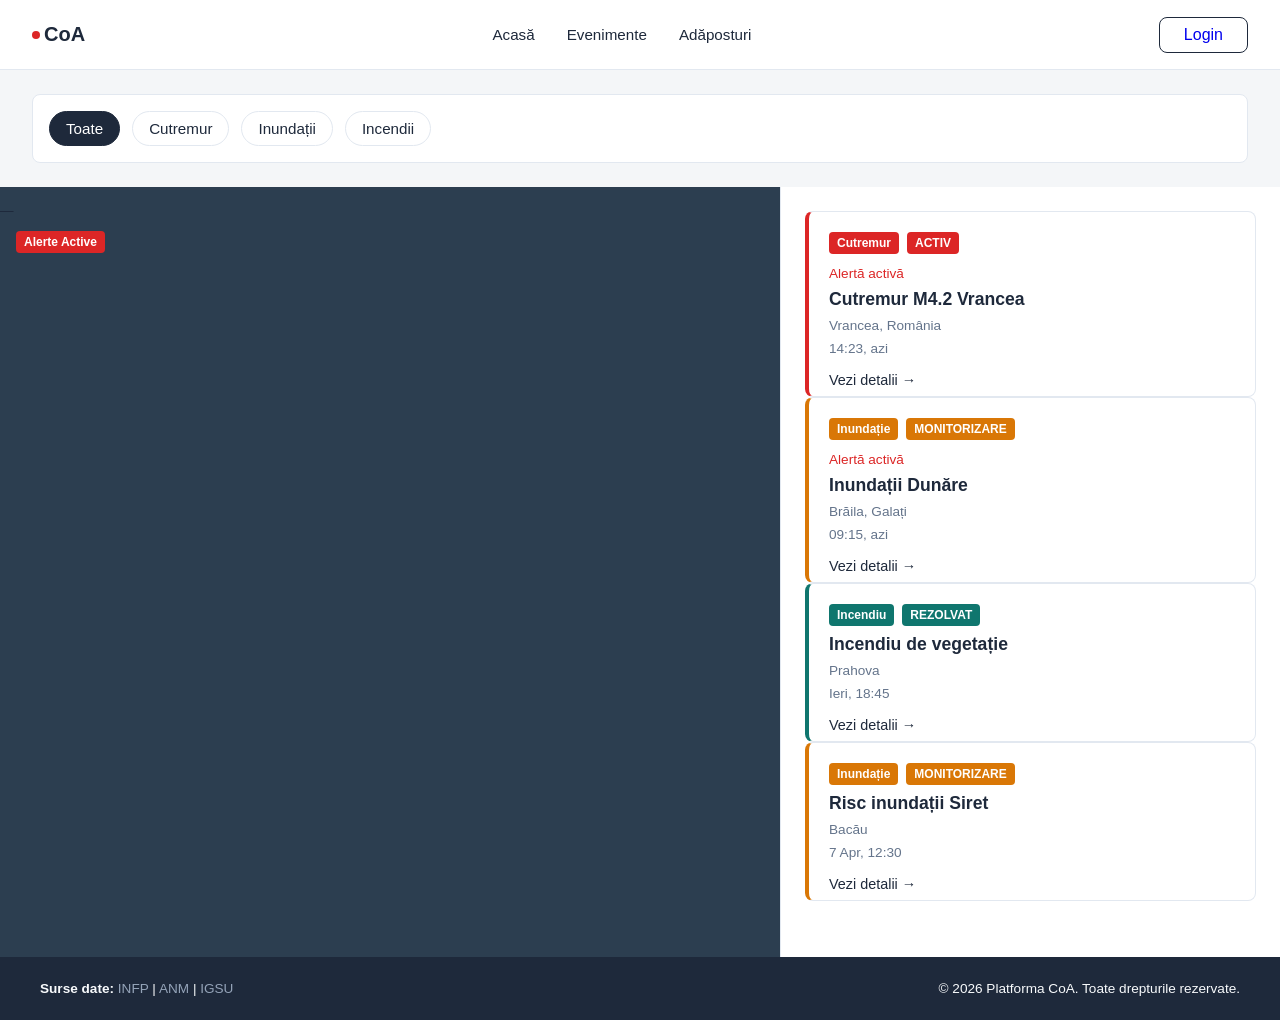
<file: public/index.html>
<!DOCTYPE html>
<html lang="ro">
<head>
  <meta charset="UTF-8">
  <meta name="viewport" content="width=device-width, initial-scale=1.0">
  <title>CoA - Hartă & Evenimente</title>
  
  <link rel="stylesheet" href="css/global.css">
  <link rel="stylesheet" href="css/map-page.css">
</head>
<body>


 <nav class="navbar">
        <div class="logo">
            <div class="dot"></div>
            <strong>CoA</strong>
        </div>
        <button class="menu-toggle" id="mobile-menu-btn">☰</button>
        <ul class="nav-links" id="nav-links">
            <li><a href="/CoA-project/public/index.html">Acasă</a></li>
            <li><a href="/CoA-project/app/views/public/events_public.php" class="active">Evenimente</a></li>
            <li><a href="/CoA-project/app/views/public/shelter_public.php">Adăposturi</a></li>
            <li class="mobile-login"><a href="/CoA-project/app/views/public/login.html" class="btn-login">Login </a></li>
        </ul>
        <a href="/CoA-project/app/views/public/login.html" class="btn-login desktop-login">Login </a>
</nav>

  <div class="filters-bar" style="margin: 1.5rem 2rem 0 2rem;">
    <button class="filter-btn active" data-filter="all">Toate</button>
    <button class="filter-btn" data-filter="cutremur">Cutremur</button>
    <button class="filter-btn" data-filter="inundatie">Inundații</button>
    <button class="filter-btn" data-filter="incendiu">Incendii</button>
  </div>

  <main class="page-layout-split">
    
    <section class="map-container">
      <h1> _ </h1> 
       <div class="map-filters" style="padding: 1rem;">
          <button class="badge bg-red" style="border: none; cursor: pointer;">Alerte Active</button>
       </div>
       </section>

    <aside class="list-container">
      <div class="events-list">
        
        <div class="card border-red" data-type="cutremur">
          <div class="card-badges">
            <span class="badge bg-red">Cutremur</span>
            <span class="badge bg-red">ACTIV</span>
          </div>
          <div class="text-red"> Alertă activă</div>
          <h3>Cutremur M4.2 Vrancea</h3>
          <p class="location">Vrancea, România</p>
          <p class="time">14:23, azi</p>
          <a href="#" class="btn-link">Vezi detalii →</a>
        </div>

        <div class="card border-orange" data-type="inundatie">
          <div class="card-badges">
            <span class="badge bg-orange">Inundație</span>
            <span class="badge bg-orange">MONITORIZARE</span>
          </div>
          <div class="text-red"> Alertă activă</div>
          <h3>Inundații Dunăre</h3>
          <p class="location">Brăila, Galați</p>
          <p class="time">09:15, azi</p>
          <a href="#" class="btn-link">Vezi detalii →</a>
        </div>

        <div class="card border-teal" data-type="incendiu">
          <div class="card-badges">
            <span class="badge bg-teal">Incendiu</span>
            <span class="badge bg-teal">REZOLVAT</span>
          </div>
          <h3>Incendiu de vegetație</h3>
          <p class="location">Prahova</p>
          <p class="time">Ieri, 18:45</p>
          <a href="#" class="btn-link">Vezi detalii →</a>
        </div>

        <div class="card border-orange" data-type="inundatie">
          <div class="card-badges">
            <span class="badge bg-orange">Inundație</span>
            <span class="badge bg-orange">MONITORIZARE</span>
          </div>
          <h3>Risc inundații Siret</h3>
          <p class="location">Bacău</p>
          <p class="time">7 Apr, 12:30</p>
          <a href="#" class="btn-link">Vezi detalii →</a>
        </div>

      </div>
    </aside>
  </main>

  <footer class="site-footer">
    <div class="footer-content">
      <div class="data-sources">
        <strong>Surse date:</strong>
        <span>INFP</span> | <span>ANM</span> | <span>IGSU</span>
      </div>
      <div class="copyright">
        &copy; 2026 Platforma CoA. Toate drepturile rezervate.
      </div>
    </div>
  </footer>

  <script src="js/main.js"></script>
</body>
</html>
</file>
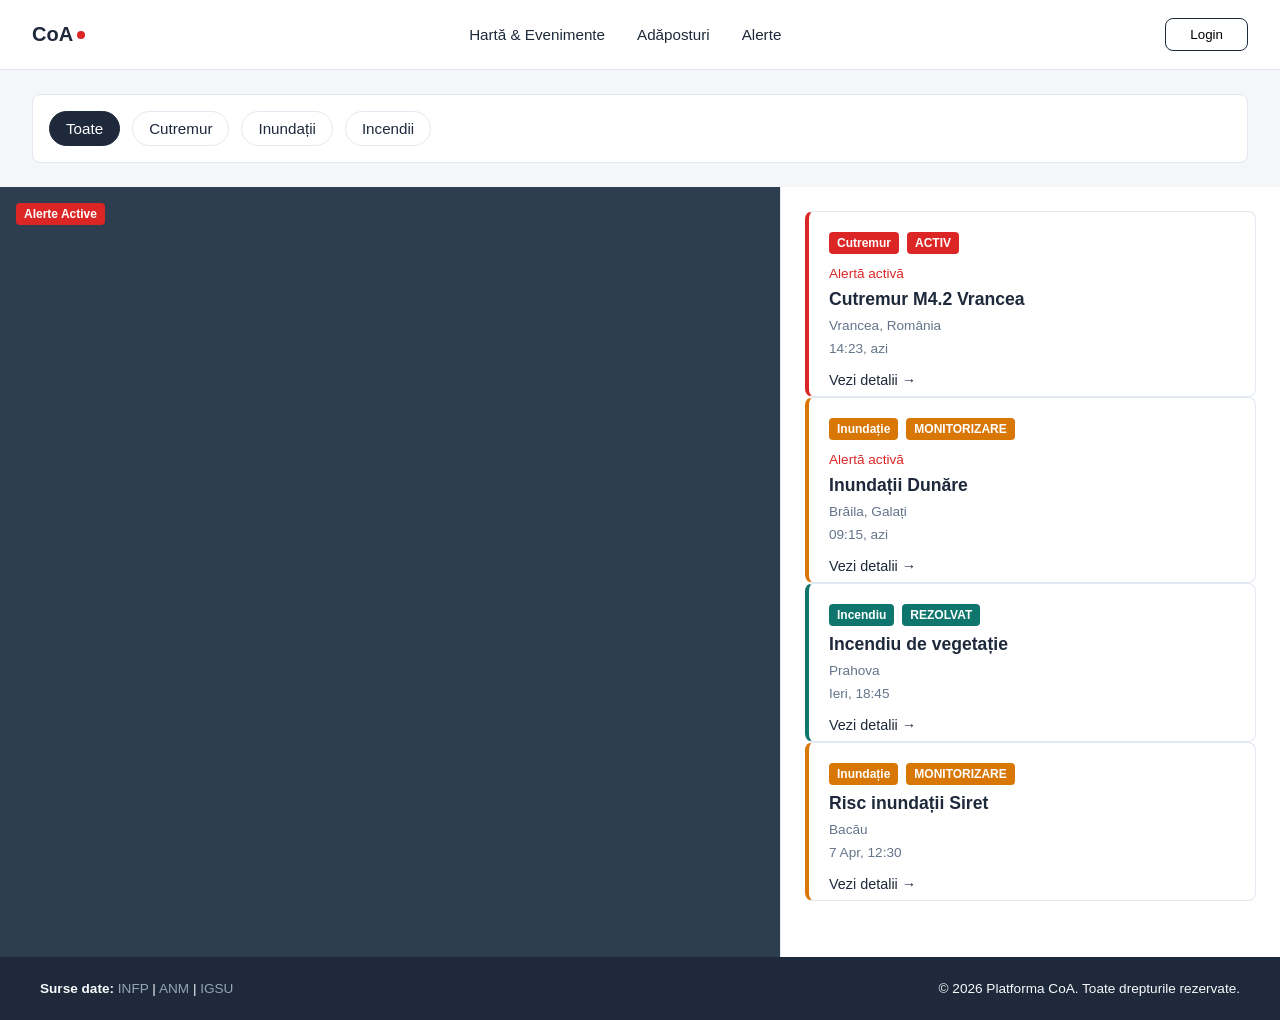
<file: app/views/public/index.html>
<!DOCTYPE html>
<html lang="ro">
<head>
  <meta charset="UTF-8">
  <meta name="viewport" content="width=device-width, initial-scale=1.0">
  <title>CoA - Hartă & Evenimente</title>
  
  <link rel="stylesheet" href="/public/css/global.css">
  <link rel="stylesheet" href="/public/css/map-page.css">
</head>
<body>

  <nav class="navbar">
    <div class="logo">
      <strong>CoA</strong> <span class="dot"></span>
    </div>
    
    <button class="menu-toggle" id="mobile-menu-btn">☰</button>
    
    <ul class="nav-links" id="nav-links">
      <li><a href="#" class="active">Hartă & Evenimente</a></li>
      <li><a href="#">Adăposturi</a></li>
      <li><a href="#">Alerte</a></li>
      <li class="mobile-login"><button class="btn-login">Login</button></li>
    </ul>
    
    <div class="desktop-login">
      <button class="btn-login">Login</button>
    </div>
  </nav>

  <div class="filters-bar" style="margin: 1.5rem 2rem 0 2rem;">
    <button class="filter-btn active" data-filter="all">Toate</button>
    <button class="filter-btn" data-filter="cutremur">Cutremur</button>
    <button class="filter-btn" data-filter="inundatie">Inundații</button>
    <button class="filter-btn" data-filter="incendiu">Incendii</button>
  </div>

  <main class="page-layout-split">
    
    <section class="map-container">
       <div class="map-filters" style="padding: 1rem;">
          <button class="badge bg-red" style="border: none; cursor: pointer;">Alerte Active</button>
       </div>
       </section>

    <aside class="list-container">
      <div class="events-list">
        
        <div class="card border-red" data-type="cutremur">
          <div class="card-badges">
            <span class="badge bg-red">Cutremur</span>
            <span class="badge bg-red">ACTIV</span>
          </div>
          <div class="text-red"> Alertă activă</div>
          <h3>Cutremur M4.2 Vrancea</h3>
          <p class="location">Vrancea, România</p>
          <p class="time">14:23, azi</p>
          <a href="#" class="btn-link">Vezi detalii →</a>
        </div>

        <div class="card border-orange" data-type="inundatie">
          <div class="card-badges">
            <span class="badge bg-orange">Inundație</span>
            <span class="badge bg-orange">MONITORIZARE</span>
          </div>
          <div class="text-red"> Alertă activă</div>
          <h3>Inundații Dunăre</h3>
          <p class="location">Brăila, Galați</p>
          <p class="time">09:15, azi</p>
          <a href="#" class="btn-link">Vezi detalii →</a>
        </div>

        <div class="card border-teal" data-type="incendiu">
          <div class="card-badges">
            <span class="badge bg-teal">Incendiu</span>
            <span class="badge bg-teal">REZOLVAT</span>
          </div>
          <h3>Incendiu de vegetație</h3>
          <p class="location">Prahova</p>
          <p class="time">Ieri, 18:45</p>
          <a href="#" class="btn-link">Vezi detalii →</a>
        </div>

        <div class="card border-orange" data-type="inundatie">
          <div class="card-badges">
            <span class="badge bg-orange">Inundație</span>
            <span class="badge bg-orange">MONITORIZARE</span>
          </div>
          <h3>Risc inundații Siret</h3>
          <p class="location">Bacău</p>
          <p class="time">7 Apr, 12:30</p>
          <a href="#" class="btn-link">Vezi detalii →</a>
        </div>

      </div>
    </aside>
  </main>

  <footer class="site-footer">
    <div class="footer-content">
      <div class="data-sources">
        <strong>Surse date:</strong>
        <span>INFP</span> | <span>ANM</span> | <span>IGSU</span>
      </div>
      <div class="copyright">
        &copy; 2026 Platforma CoA. Toate drepturile rezervate.
      </div>
    </div>
  </footer>

  <script src="/public/js/main.js"></script>
</body>
</html>
</file>
<file: public/css/global.css>
:root {
  /* Culori de fundal și text */
  --bg-body: #f4f6f8;
  --bg-card: #ffffff;
  --text-main: #1e293b;
  --text-muted: #64748b;
  --border-color: #e2e8f0;
  
  /* Culori specifice pentru alerte */
  --color-activ: #dc2626;   /* Roșu */
  --color-monotorizare: #d97706;  /* Portocaliu */
  --color-rezolvat : #0f766e;   /* Verde/Teal */
  
  /* Dimensiuni globale */
  --nav-height: 70px;
  --radius-md: 8px;
}

* { 
  box-sizing: border-box; 
  margin: 0; 
  padding: 0; 
}

body {
  font-family: 'Inter', 'Segoe UI', sans-serif;
  background-color: var(--bg-body);
  color: var(--text-main);
  display: flex;
  flex-direction: column;
  min-height: 100vh; /* Asigură că footer-ul stă jos chiar dacă pagina e goala*/
}

a {
  text-decoration: none;
}


.navbar {
  display: flex; 
  justify-content: space-between; 
  align-items: center;
  height: var(--nav-height); 
  padding: 0 2rem;
  background-color: var(--bg-card); 
  border-bottom: 1px solid var(--border-color);
  position: sticky; 
  top: 0; 
  z-index: 100;
}

.logo { 
  display: flex; 
  align-items: center; 
  gap: 4px; 
  font-size: 1.25rem; 
}

.logo .dot { 
  width: 8px; 
  height: 8px; 
  background-color: var(--color-activ); 
  border-radius: 50%; 
}

.nav-links { 
  display: flex; 
  list-style: none; 
  gap: 2rem; 
}

.nav-links a { 
  text-decoration: none; 
  color: var(--text-main); 
  font-weight: 500; 
  font-size: 0.95rem;
}

.btn-login {
  padding: 8px 24px;
  border: 1px solid var(--text-main);
  background: transparent;
  border-radius: var(--radius-md);
  cursor: pointer;
  font-weight: 500;
  text-decoration: none;
}


.filters-bar { 
  display: flex; 
  gap: 0.75rem; 
  background-color: var(--bg-card); 
  padding: 1rem; 
  border-radius: var(--radius-md); 
  border: 1px solid var(--border-color); 
  flex-wrap: wrap; 
}

.filter-btn {
  padding: 8px 16px;
  border: 1px solid var(--border-color);
  background-color: transparent;
  color: var(--text-main);
  border-radius: 20px; 
  font-size: 0.95rem;
  font-weight: 500;
  cursor: pointer;
  transition: all 0.2s ease;
}

.filter-btn:hover {
  background-color: var(--bg-body);
}

.filter-btn.active {
  background-color: var(--text-main);
  color: var(--bg-card);
  border-color: var(--text-main);
}


.badge { 
  padding: 4px 8px; 
  border-radius: 4px; 
  color: white; 
  font-size: 0.75rem; 
  font-weight: bold; 
}

.bg-red { background-color: var(--color-activ); }
.bg-orange { background-color: var(--color-monotorizare); }
.bg-teal { background-color: var(--color-rezolvat); }

.text-red { 
  color: var(--color-activ); 
  font-size: 0.85rem; 
  font-weight: 500;
  margin-top: 4px;
}


.site-footer { 
  background-color: #1e293b; 
  color: #f8fafc; 
  padding: 1.5rem 2rem; 
  margin-top: auto; 
}

.footer-content { 
  max-width: 1200px; 
  margin: 0 auto; 
  display: flex; 
  justify-content: space-between; 
  font-size: 0.85rem; 
}

.data-sources span { 
  color: #94a3b8; 
}


.menu-toggle { display: none; }
.mobile-login { display: none; }

@media (max-width: 992px) {
  /* Navbar de mobil */
  .menu-toggle { 
    display: block; 
    font-size: 1.5rem; 
    background: none; 
    border: none; 
    cursor: pointer; 
    color: var(--text-main); 
  }
  
  .desktop-login { display: none; }
  
  .nav-links { 
    display: none; 
    flex-direction: column; 
    position: absolute; 
    top: var(--nav-height); 
    left: 0; 
    width: 100%; 
    background-color: var(--bg-card); 
    border-bottom: 1px solid var(--border-color); 
    padding: 1rem 0; 
    box-shadow: 0 4px 6px -1px rgba(0,0,0,0.1); 
  }
  
  .nav-links.active { display: flex; }
  .nav-links li { text-align: center; padding: 0.75rem 0; }
  .mobile-login { display: block; margin-top: 1rem; }
  
  /* Bara de filtre și Footer pe mobil */
  .filters-bar { padding: 0.75rem; }
  .footer-content { 
    flex-direction: column; 
    text-align: center; 
    gap: 1rem; 
  }
}

select{
    margin: 0.2rem;
    border-radius: 8px;
    border: 1px solid #adadad;
    padding: 0.4rem;
    background-color: #fff;
}
</file>
<file: public/css/map-page.css>
.page-layout-split {
    display: grid;
    grid-template-columns: 1fr 500px;
    height: calc(100vh - var(--nav-height) - 60px);
    /* Ajustat pentru bara de filtre */
    margin-top: 1.5rem;
}

.map-container {
    background-color: #2c3e50;
    position: relative;
}

.list-container {
    background-color: var(--bg-card);
    border-left: 1px solid var(--border-color);
    padding: 1.5rem;
    overflow-y: auto;
    display: flex;
    flex-direction: column;
    gap: 1.5rem;
}

/* Containerul cardului (Modificat pentru marginea stângă) */
.card { 
  border: 1px solid var(--border-color); 
  border-left-width: 4px;              /* Marginea din stânga mai groasă */
  border-radius: var(--radius-md); 
  padding: 1.25rem; 
  padding-bottom:0.5rem ;
  display: flex; 
  flex-direction: column; 
  gap: 8px; 
  background-color: var(--bg-card);
}

/* Culorile pentru marginea stângă */

.border-red { border-left-color: var(--color-activ); }
.border-orange { border-left-color: var(--color-monotorizare); }
.border-teal { border-left-color: var(--color-rezolvat); }

.card-badges {
    display: flex;
    gap: 8px;
}

.card h3 {
    font-size: 1.1rem;
    margin: 0;
}

.card .location,
.card .time {
    color: var(--text-muted);
    font-size: 0.85rem;
    margin: 0;
}

.btn-link {
    margin-top: 8px;
    color: var(--text-main);
    text-decoration: none;
    font-weight: 500;
    font-size: 0.9rem;
}

@media (max-width: 992px) {
    .page-layout-split {
        grid-template-columns: 1fr;
        height: auto;
        display: flex;
        flex-direction: column;
        margin-top: 0;
    }

    .map-container {
        height: 40vh;
        width: 100%;
    }

    .list-container {
        height: auto;
        width: 100%;
        border-left: none;
        border-top: 1px solid var(--border-color);
    }
}
</file>
